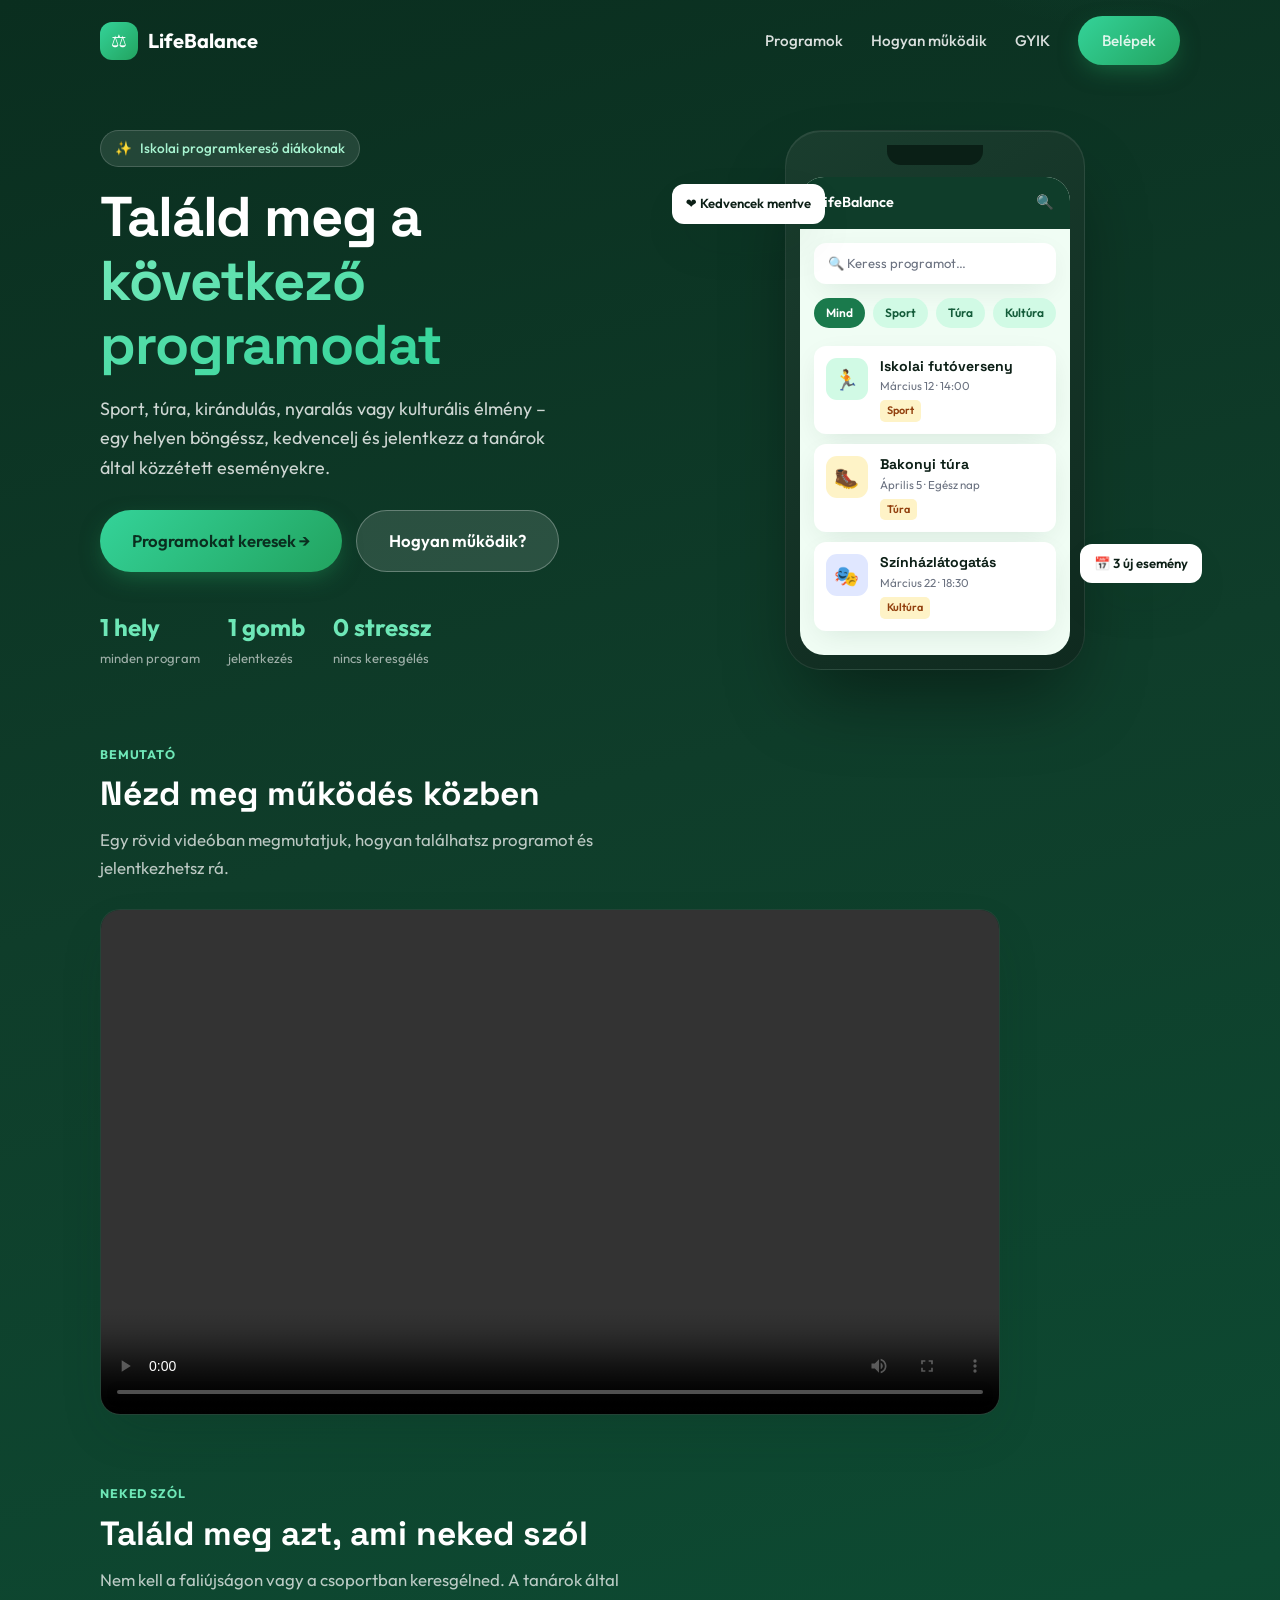
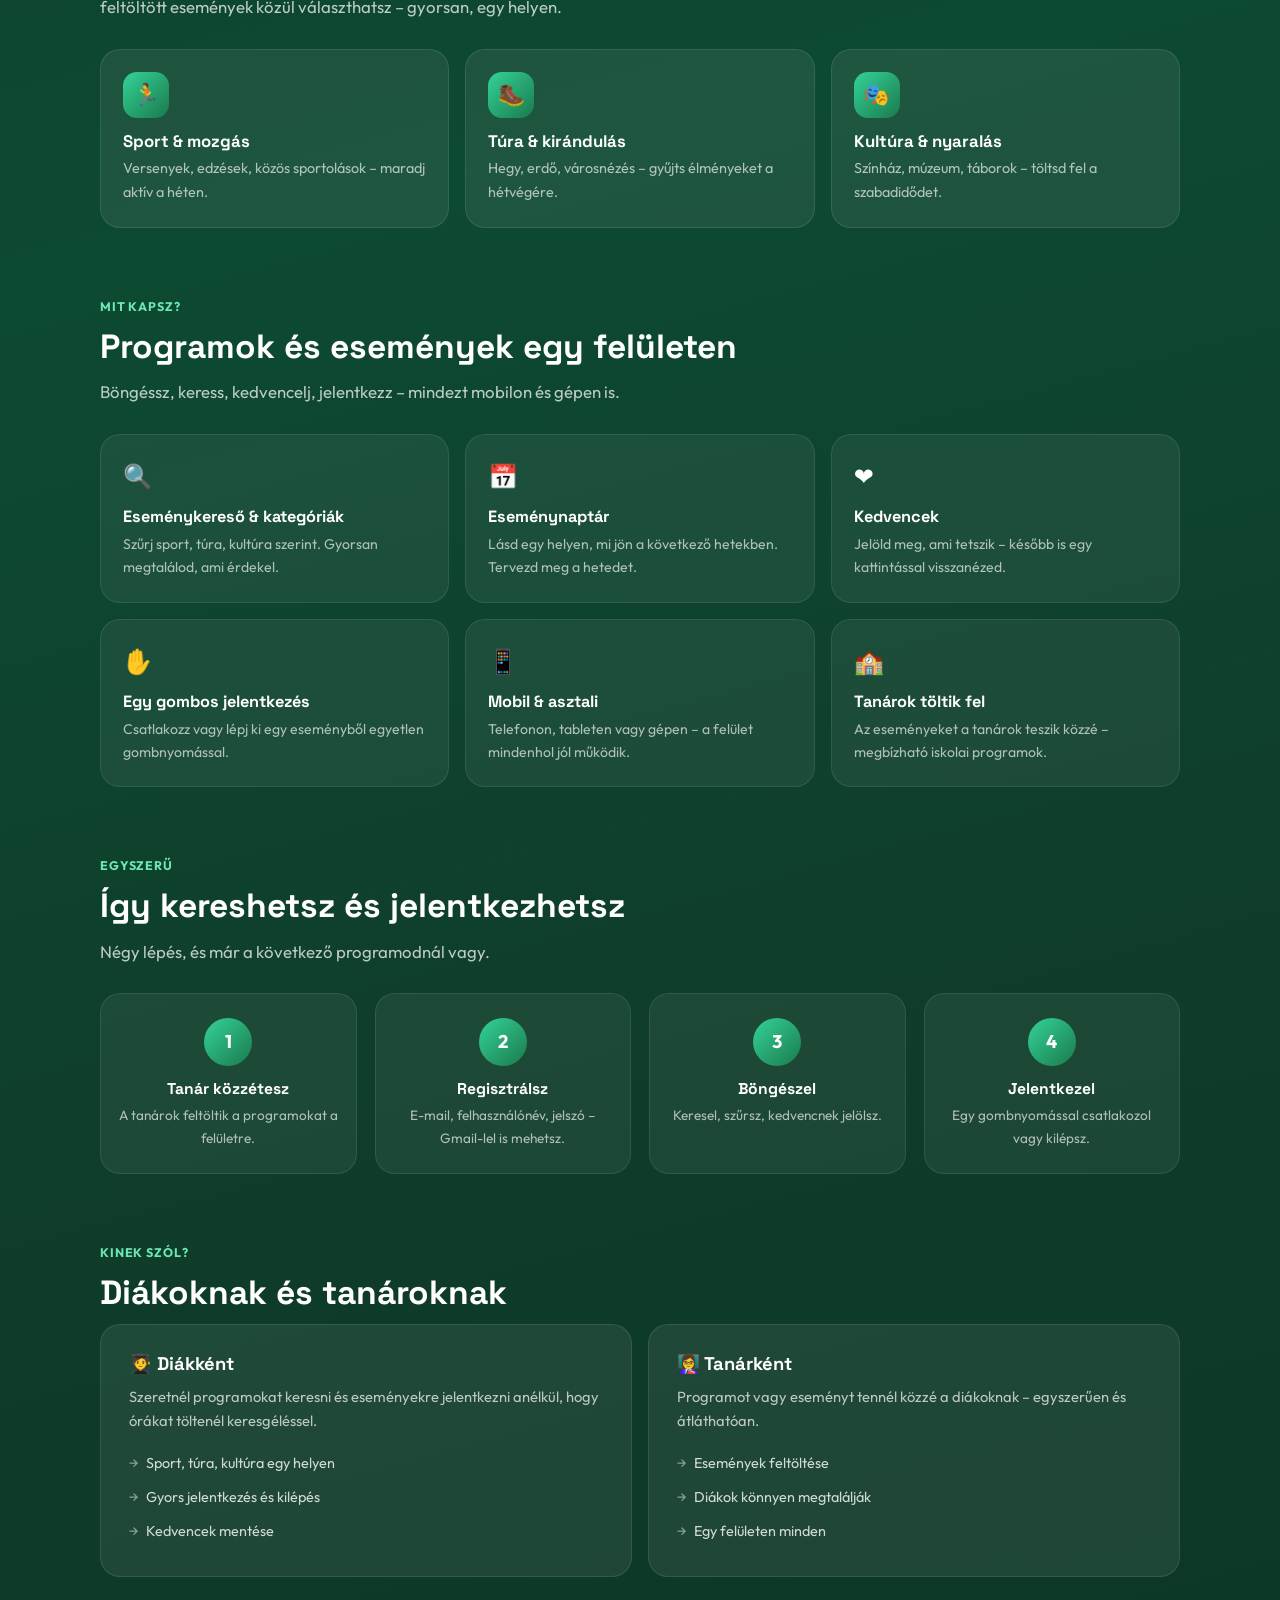
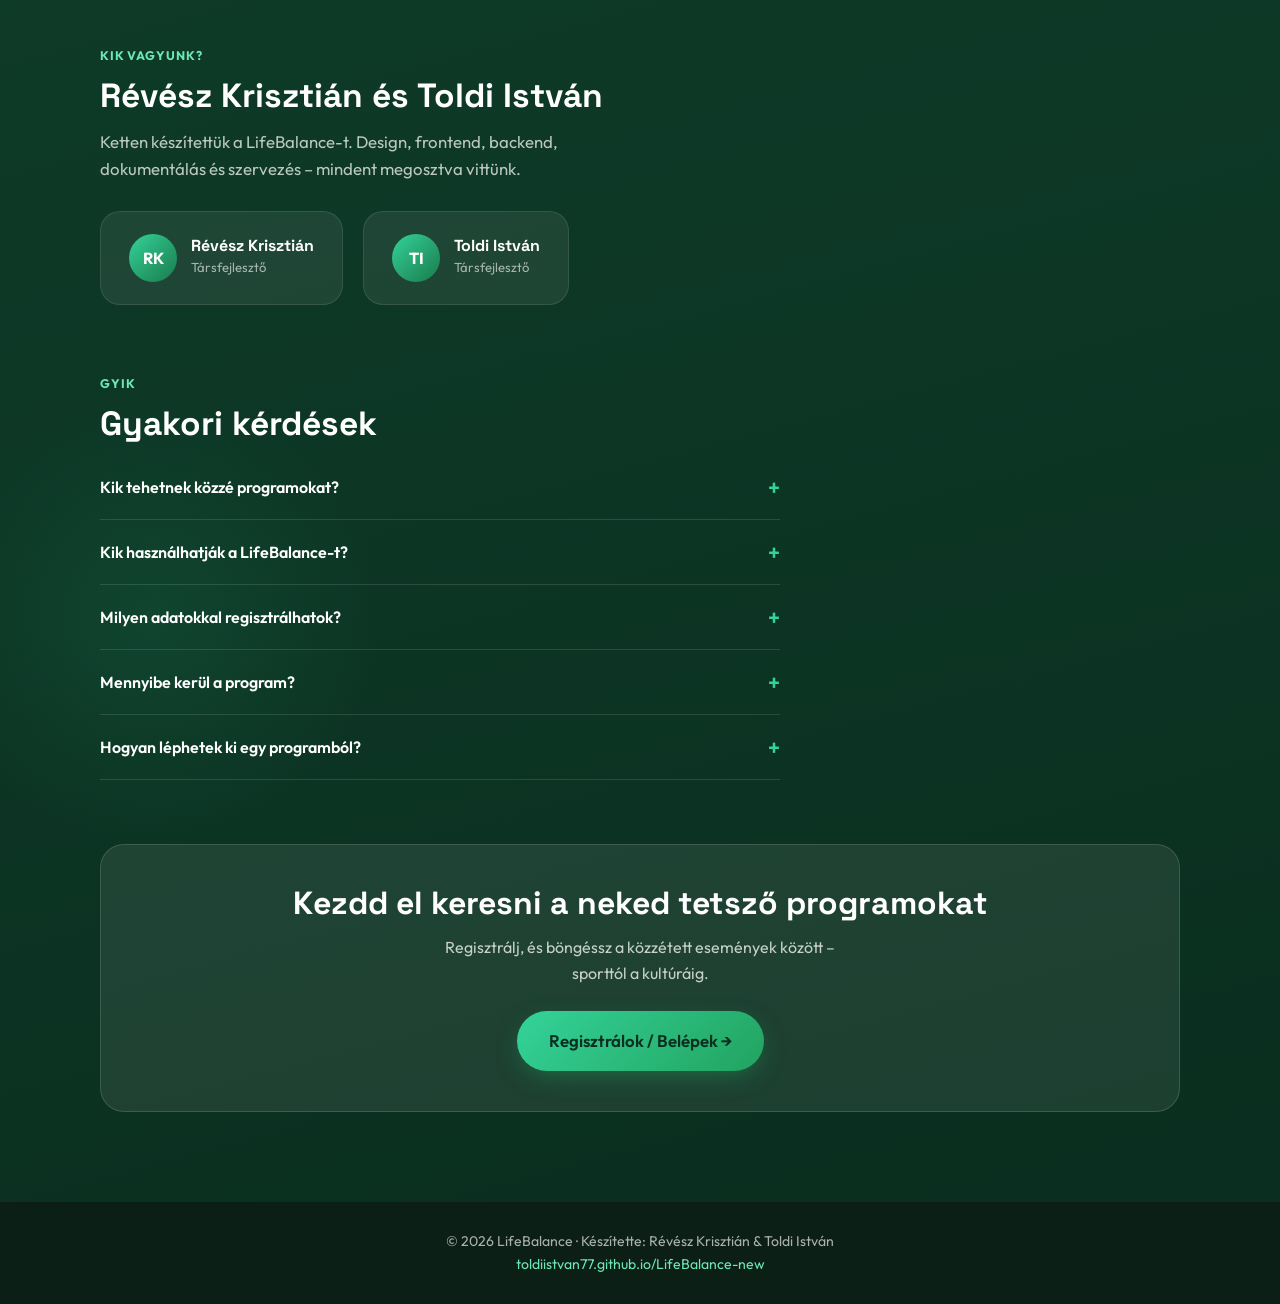
<file: index.html>
<!DOCTYPE html>
<html lang="hu">
<head>
  <meta charset="UTF-8" />
  <meta name="viewport" content="width=device-width, initial-scale=1.0" />
  <meta name="description" content="LifeBalance – Találd meg a legjobb sport-, túra-, kirándulás- és kulturális programokat. Egy helyen böngéssz, kedvencelj és jelentkezz." />
  <title>LifeBalance – Találd meg a következő programodat</title>
  <link rel="preconnect" href="https://fonts.googleapis.com">
  <link rel="preconnect" href="https://fonts.gstatic.com" crossorigin>
  <link href="https://fonts.googleapis.com/css2?family=Outfit:wght@400;500;600;700;800&family=Space+Grotesk:wght@500;600;700&display=swap" rel="stylesheet">
  <link rel="stylesheet" href="style.css">
</head>
<body>

  <nav class="nav" id="nav">
    <div class="container nav-inner">
      <a href="#" class="logo">
        <span class="logo-icon">⚖️</span>
        LifeBalance
      </a>
      <div class="nav-links">
        <a href="#programok">Programok</a>
        <a href="#hogyan">Hogyan működik</a>
        <a href="#gyik">GYIK</a>
        <a href="https://toldiistvan77.github.io/LifeBalance-new/" class="btn btn-primary" target="_blank" rel="noopener">Belépek</a>
      </div>
    </div>
  </nav>

  <!-- EGY FOLYTONOS FŐRÉSZ – nincs sáv / színváltás -->
  <main class="main">
    <div class="container main-inner">

      <div class="hero-top">
        <div>
          <div class="hero-badge">
            <span>✨</span> Iskolai programkereső diákoknak
          </div>
          <h1>Találd meg a <span>következő programodat</span></h1>
          <p class="hero-sub">
            Sport, túra, kirándulás, nyaralás vagy kulturális élmény – egy helyen böngéssz, kedvencelj és jelentkezz a tanárok által közzétett eseményekre.
          </p>
          <div class="hero-cta">
            <a href="https://toldiistvan77.github.io/LifeBalance-new/" class="btn btn-primary btn-lg" target="_blank" rel="noopener">
              Programokat keresek →
            </a>
            <a href="#hogyan" class="btn btn-secondary btn-lg">Hogyan működik?</a>
          </div>
          <div class="hero-stats">
            <div class="stat">
              <span class="stat-num">1 hely</span>
              <span class="stat-label">minden program</span>
            </div>
            <div class="stat">
              <span class="stat-num">1 gomb</span>
              <span class="stat-label">jelentkezés</span>
            </div>
            <div class="stat">
              <span class="stat-num">0 stressz</span>
              <span class="stat-label">nincs keresgélés</span>
            </div>
          </div>
        </div>

        <div class="phone-wrap">
          <div class="float-badge float-1">❤️ Kedvencek mentve</div>
          <div class="float-badge float-2">📅 3 új esemény</div>
          <div class="phone-mock">
            <div class="phone-notch"></div>
            <div class="phone-screen">
              <div class="app-header">
                <span>LifeBalance</span>
                <span style="opacity:0.7">🔍</span>
              </div>
              <div class="app-body">
                <div class="search-bar">🔍 Keress programot…</div>
                <div class="cat-pills">
                  <span class="pill active">Mind</span>
                  <span class="pill">Sport</span>
                  <span class="pill">Túra</span>
                  <span class="pill">Kultúra</span>
                </div>
                <div class="event-card">
                  <div class="event-icon" style="background:#d1fae5">🏃</div>
                  <div class="event-info">
                    <h4>Iskolai futóverseny</h4>
                    <p>Március 12 · 14:00</p>
                    <span class="event-tag">Sport</span>
                  </div>
                </div>
                <div class="event-card">
                  <div class="event-icon" style="background:#fef3c7">🥾</div>
                  <div class="event-info">
                    <h4>Bakonyi túra</h4>
                    <p>Április 5 · Egész nap</p>
                    <span class="event-tag">Túra</span>
                  </div>
                </div>
                <div class="event-card">
                  <div class="event-icon" style="background:#e0e7ff">🎭</div>
                  <div class="event-info">
                    <h4>Színházlátogatás</h4>
                    <p>Március 22 · 18:30</p>
                    <span class="event-tag">Kultúra</span>
                  </div>
                </div>
              </div>
            </div>
          </div>
        </div>
      </div>

      <div class="block" id="bemutato">
        <span class="block-label">Bemutató</span>
        <h2 class="block-title">Nézd meg működés közben</h2>
        <p class="block-desc">Egy rövid videóban megmutatjuk, hogyan találhatsz programot és jelentkezhetsz rá.</p>
        <div class="video-frame">
          <video controls playsinline preload="metadata" aria-label="LifeBalance bemutató videó">
            <source src="lifebalance-promo.mp4" type="video/mp4">
            A böngésződ nem támogatja a videólejátszást.
          </video>
        </div>
      </div>

      <div class="block" id="programok">
        <span class="block-label">Neked szól</span>
        <h2 class="block-title">Találd meg azt, ami neked szól</h2>
        <p class="block-desc">Nem kell a faliújságon vagy a csoportban keresgélned. A tanárok által feltöltött események közül választhatsz – gyorsan, egy helyen.</p>
        <div class="cat-grid">
          <div class="cat-card">
            <div class="cat-icon">🏃</div>
            <h3>Sport & mozgás</h3>
            <p>Versenyek, edzések, közös sportolások – maradj aktív a héten.</p>
          </div>
          <div class="cat-card">
            <div class="cat-icon">🥾</div>
            <h3>Túra & kirándulás</h3>
            <p>Hegy, erdő, városnézés – gyűjts élményeket a hétvégére.</p>
          </div>
          <div class="cat-card">
            <div class="cat-icon">🎭</div>
            <h3>Kultúra & nyaralás</h3>
            <p>Színház, múzeum, táborok – töltsd fel a szabadidődet.</p>
          </div>
        </div>
      </div>

      <div class="block">
        <span class="block-label">Mit kapsz?</span>
        <h2 class="block-title">Programok és események egy felületen</h2>
        <p class="block-desc">Böngéssz, keress, kedvencelj, jelentkezz – mindezt mobilon és gépen is.</p>
        <div class="feat-grid">
          <div class="feat-card">
            <div class="feat-icon">🔍</div>
            <h3>Eseménykereső & kategóriák</h3>
            <p>Szűrj sport, túra, kultúra szerint. Gyorsan megtalálod, ami érdekel.</p>
          </div>
          <div class="feat-card">
            <div class="feat-icon">📅</div>
            <h3>Eseménynaptár</h3>
            <p>Lásd egy helyen, mi jön a következő hetekben. Tervezd meg a hetedet.</p>
          </div>
          <div class="feat-card">
            <div class="feat-icon">❤️</div>
            <h3>Kedvencek</h3>
            <p>Jelöld meg, ami tetszik – később is egy kattintással visszanézed.</p>
          </div>
          <div class="feat-card">
            <div class="feat-icon">✋</div>
            <h3>Egy gombos jelentkezés</h3>
            <p>Csatlakozz vagy lépj ki egy eseményből egyetlen gombnyomással.</p>
          </div>
          <div class="feat-card">
            <div class="feat-icon">📱</div>
            <h3>Mobil & asztali</h3>
            <p>Telefonon, tableten vagy gépen – a felület mindenhol jól működik.</p>
          </div>
          <div class="feat-card">
            <div class="feat-icon">🏫</div>
            <h3>Tanárok töltik fel</h3>
            <p>Az eseményeket a tanárok teszik közzé – megbízható iskolai programok.</p>
          </div>
        </div>
      </div>

      <div class="block" id="hogyan">
        <span class="block-label">Egyszerű</span>
        <h2 class="block-title">Így kereshetsz és jelentkezhetsz</h2>
        <p class="block-desc">Négy lépés, és már a következő programodnál vagy.</p>
        <div class="steps">
          <div class="step">
            <div class="step-num">1</div>
            <h3>Tanár közzétesz</h3>
            <p>A tanárok feltöltik a programokat a felületre.</p>
          </div>
          <div class="step">
            <div class="step-num">2</div>
            <h3>Regisztrálsz</h3>
            <p>E-mail, felhasználónév, jelszó – Gmail-lel is mehetsz.</p>
          </div>
          <div class="step">
            <div class="step-num">3</div>
            <h3>Böngészel</h3>
            <p>Keresel, szűrsz, kedvencnek jelölsz.</p>
          </div>
          <div class="step">
            <div class="step-num">4</div>
            <h3>Jelentkezel</h3>
            <p>Egy gombnyomással csatlakozol vagy kilépsz.</p>
          </div>
        </div>
      </div>

      <div class="block">
        <span class="block-label">Kinek szól?</span>
        <h2 class="block-title">Diákoknak és tanároknak</h2>
        <div class="who-grid">
          <div class="who-card">
            <h3>🧑‍🎓 Diákként</h3>
            <p>Szeretnél programokat keresni és eseményekre jelentkezni anélkül, hogy órákat töltenél keresgéléssel.</p>
            <ul>
              <li>Sport, túra, kultúra egy helyen</li>
              <li>Gyors jelentkezés és kilépés</li>
              <li>Kedvencek mentése</li>
            </ul>
          </div>
          <div class="who-card">
            <h3>👩‍🏫 Tanárként</h3>
            <p>Programot vagy eseményt tennél közzé a diákoknak – egyszerűen és átláthatóan.</p>
            <ul>
              <li>Események feltöltése</li>
              <li>Diákok könnyen megtalálják</li>
              <li>Egy felületen minden</li>
            </ul>
          </div>
        </div>
      </div>

      <div class="block">
        <span class="block-label">Kik vagyunk?</span>
        <h2 class="block-title">Révész Krisztián és Toldi István</h2>
        <p class="block-desc">Ketten készítettük a LifeBalance-t. Design, frontend, backend, dokumentálás és szervezés – mindent megosztva vittünk.</p>
        <div class="team-row">
          <div class="team-card">
            <div class="team-avatar">RK</div>
            <div>
              <h3>Révész Krisztián</h3>
              <p>Társfejlesztő</p>
            </div>
          </div>
          <div class="team-card">
            <div class="team-avatar">TI</div>
            <div>
              <h3>Toldi István</h3>
              <p>Társfejlesztő</p>
            </div>
          </div>
        </div>
      </div>

      <div class="block" id="gyik">
        <span class="block-label">GYIK</span>
        <h2 class="block-title">Gyakori kérdések</h2>
        <div class="faq-list">
          <div class="faq-item">
            <button class="faq-q">Kik tehetnek közzé programokat? <span>+</span></button>
            <div class="faq-a"><p>A tanárok teszik közzé a diákoknak szóló programokat és eseményeket.</p></div>
          </div>
          <div class="faq-item">
            <button class="faq-q">Kik használhatják a LifeBalance-t? <span>+</span></button>
            <div class="faq-a"><p>Jelenleg egy középiskola számára készült. A szélesebb, nyilvános használat lehetősége felmerült.</p></div>
          </div>
          <div class="faq-item">
            <button class="faq-q">Milyen adatokkal regisztrálhatok? <span>+</span></button>
            <div class="faq-a"><p>E-mail-címmel, felhasználónévvel és jelszóval. Gmail-címet is használhatsz.</p></div>
          </div>
          <div class="faq-item">
            <button class="faq-q">Mennyibe kerül a program? <span>+</span></button>
            <div class="faq-a"><p>A diák az adott program jegyárát fizeti (ha van). A használati díjról és a jegyvásárlás részleteiről a platformon kapsz pontos információt.</p></div>
          </div>
          <div class="faq-item">
            <button class="faq-q">Hogyan léphetek ki egy programból? <span>+</span></button>
            <div class="faq-a"><p>Egy gombnyomással csatlakozhatsz és ki is léphetsz. A visszatérítés feltételeiről a program leírásában vagy a tanároknál tájékozódhatsz.</p></div>
          </div>
        </div>
      </div>

      <div class="cta-box">
        <h2>Kezdd el keresni a neked tetsző programokat</h2>
        <p>Regisztrálj, és böngéssz a közzétett események között – sporttól a kultúráig.</p>
        <a href="https://toldiistvan77.github.io/LifeBalance-new/" class="btn btn-primary btn-lg" target="_blank" rel="noopener">
          Regisztrálok / Belépek →
        </a>
      </div>

    </div>
  </main>

  <footer>
    <div class="container">
      <p>
        © 2026 LifeBalance · Készítette: Révész Krisztián & Toldi István<br>
        <a href="https://toldiistvan77.github.io/LifeBalance-new/" target="_blank" rel="noopener">toldiistvan77.github.io/LifeBalance-new</a>
      </p>
    </div>
  </footer>

  <script src="oldal.js"></script>
</body>
</html>
</file>
<file: style.css>
:root {
  --green-900: #0a2e1f;
  --green-800: #0f3d2a;
  --green-700: #145c3a;
  --green-600: #1a7a4c;
  --green-500: #22a35f;
  --green-400: #34d399;
  --green-300: #6ee7b7;
  --green-200: #a7f3d0;
  --green-100: #d1fae5;
  --cream: #f0fdf4;
  --dark: #0c1f16;
  --white: #ffffff;
  --gray-500: #6b7280;
  --accent-soft: #fef3c7;
  --radius: 20px;
  --shadow: 0 20px 50px -15px rgba(10, 46, 31, 0.25);
  --shadow-soft: 0 8px 30px -8px rgba(10, 46, 31, 0.12);
}

* { margin: 0; padding: 0; box-sizing: border-box; }

html { scroll-behavior: smooth; }

body {
  font-family: 'Outfit', system-ui, sans-serif;
  background: var(--dark);
  color: var(--dark);
  line-height: 1.65;
  overflow-x: hidden;
}

h1, h2, h3, h4 {
  font-family: 'Space Grotesk', 'Outfit', sans-serif;
  font-weight: 700;
  line-height: 1.15;
}

a { text-decoration: none; color: inherit; }

.container {
  width: min(1080px, 92%);
  margin: 0 auto;
}

/* NAV */
.nav {
  position: fixed;
  top: 0; left: 0; right: 0;
  z-index: 100;
  padding: 16px 0;
  transition: background 0.3s, backdrop-filter 0.3s, padding 0.3s;
}

.nav.scrolled {
  background: rgba(10, 46, 31, 0.94);
  backdrop-filter: blur(14px);
  padding: 12px 0;
}

.nav-inner {
  display: flex;
  align-items: center;
  justify-content: space-between;
}

.logo {
  display: flex;
  align-items: center;
  gap: 10px;
  font-weight: 700;
  font-size: 1.25rem;
  color: white;
}

.logo-icon {
  width: 38px; height: 38px;
  background: linear-gradient(135deg, var(--green-400), var(--green-500));
  border-radius: 12px;
  display: grid;
  place-items: center;
  font-size: 1.1rem;
}

.nav-links {
  display: flex;
  align-items: center;
  gap: 28px;
}

.nav-links a {
  color: rgba(255,255,255,0.85);
  font-weight: 500;
  font-size: 0.95rem;
  transition: color 0.2s;
}

.nav-links a:hover { color: white; }

.btn {
  display: inline-flex;
  align-items: center;
  justify-content: center;
  gap: 8px;
  padding: 12px 24px;
  border-radius: 999px;
  font-weight: 600;
  font-size: 0.95rem;
  border: none;
  cursor: pointer;
  transition: transform 0.2s, box-shadow 0.2s, background 0.2s;
}

.btn:hover { transform: translateY(-2px); }

.btn-primary {
  background: linear-gradient(135deg, var(--green-400), var(--green-500));
  color: var(--green-900);
  box-shadow: 0 8px 24px -6px rgba(34, 163, 95, 0.5);
}

.btn-primary:hover {
  box-shadow: 0 12px 28px -6px rgba(34, 163, 95, 0.6);
}

.btn-secondary {
  background: rgba(255,255,255,0.12);
  color: white;
  border: 1.5px solid rgba(255,255,255,0.28);
}

.btn-secondary:hover { background: rgba(255,255,255,0.2); }

.btn-lg {
  padding: 16px 32px;
  font-size: 1.05rem;
}

/* ========== EGY FOLYTONOS FŐRÉSZ – nincs sáv ========== */
.main {
  background: linear-gradient(165deg,
    var(--green-900) 0%,
    var(--green-800) 20%,
    #0d4a32 40%,
    #0f3d2a 60%,
    var(--green-900) 100%);
  color: white;
  padding: 130px 0 90px;
  position: relative;
  overflow: hidden;
  min-height: 100vh;
}

.main::before {
  content: '';
  position: absolute;
  top: -12%;
  right: -8%;
  width: 560px;
  height: 560px;
  background: radial-gradient(circle, rgba(52, 211, 153, 0.15) 0%, transparent 70%);
  pointer-events: none;
}

.main::after {
  content: '';
  position: absolute;
  bottom: 8%;
  left: -6%;
  width: 460px;
  height: 460px;
  background: radial-gradient(circle, rgba(52, 211, 153, 0.1) 0%, transparent 70%);
  pointer-events: none;
}

.main-inner {
  position: relative;
  z-index: 1;
}

/* Hero */
.hero-top {
  display: grid;
  grid-template-columns: 1.05fr 0.95fr;
  gap: 48px;
  align-items: center;
  margin-bottom: 70px;
}

.hero-badge {
  display: inline-flex;
  align-items: center;
  gap: 8px;
  background: rgba(255,255,255,0.1);
  border: 1px solid rgba(255,255,255,0.16);
  padding: 6px 14px;
  border-radius: 999px;
  font-size: 0.85rem;
  font-weight: 500;
  color: var(--green-200);
  margin-bottom: 18px;
}

.hero-top h1 {
  font-size: clamp(2.3rem, 4.8vw, 3.5rem);
  margin-bottom: 16px;
  letter-spacing: -0.02em;
}

.hero-top h1 span {
  background: linear-gradient(135deg, var(--green-300), var(--green-400));
  -webkit-background-clip: text;
  -webkit-text-fill-color: transparent;
  background-clip: text;
}

.hero-sub {
  font-size: 1.12rem;
  color: rgba(255,255,255,0.8);
  max-width: 460px;
  margin-bottom: 28px;
}

.hero-cta {
  display: flex;
  flex-wrap: wrap;
  gap: 14px;
  margin-bottom: 36px;
}

.hero-stats {
  display: flex;
  gap: 28px;
  flex-wrap: wrap;
}

.stat { display: flex; flex-direction: column; }

.stat-num {
  font-size: 1.5rem;
  font-weight: 700;
  color: var(--green-300);
}

.stat-label {
  font-size: 0.82rem;
  color: rgba(255,255,255,0.6);
}

/* Telefon */
.phone-wrap { position: relative; }

.phone-mock {
  background: linear-gradient(145deg, #1a3d2e, #0f2a1f);
  border-radius: 36px;
  padding: 14px;
  box-shadow: 0 40px 80px -20px rgba(0,0,0,0.45), inset 0 1px 0 rgba(255,255,255,0.08);
  border: 1px solid rgba(255,255,255,0.08);
  max-width: 300px;
  margin: 0 auto;
}

.phone-notch {
  width: 96px;
  height: 20px;
  background: #0a1f16;
  border-radius: 0 0 14px 14px;
  margin: 0 auto 12px;
}

.phone-screen {
  background: var(--cream);
  border-radius: 24px;
  overflow: hidden;
  min-height: 400px;
}

.app-header {
  background: var(--green-800);
  color: white;
  padding: 14px 16px;
  display: flex;
  align-items: center;
  justify-content: space-between;
  font-weight: 600;
  font-size: 0.9rem;
}

.app-body { padding: 14px; }

.search-bar {
  background: white;
  border-radius: 12px;
  padding: 10px 14px;
  display: flex;
  align-items: center;
  gap: 8px;
  box-shadow: var(--shadow-soft);
  margin-bottom: 14px;
  font-size: 0.82rem;
  color: var(--gray-500);
}

.cat-pills {
  display: flex;
  gap: 8px;
  overflow-x: auto;
  padding-bottom: 6px;
  margin-bottom: 12px;
}

.pill {
  flex-shrink: 0;
  padding: 5px 12px;
  border-radius: 999px;
  font-size: 0.75rem;
  font-weight: 600;
  background: var(--green-100);
  color: var(--green-700);
}

.pill.active {
  background: var(--green-600);
  color: white;
}

.event-card {
  background: white;
  border-radius: 12px;
  padding: 12px;
  margin-bottom: 10px;
  box-shadow: var(--shadow-soft);
  display: flex;
  gap: 12px;
  align-items: flex-start;
}

.event-icon {
  width: 42px;
  height: 42px;
  border-radius: 11px;
  display: grid;
  place-items: center;
  font-size: 1.25rem;
  flex-shrink: 0;
}

.event-info h4 {
  font-size: 0.88rem;
  margin-bottom: 2px;
  color: var(--dark);
}

.event-info p {
  font-size: 0.72rem;
  color: var(--gray-500);
}

.event-tag {
  display: inline-block;
  margin-top: 5px;
  font-size: 0.68rem;
  font-weight: 600;
  padding: 2px 7px;
  border-radius: 5px;
  background: var(--accent-soft);
  color: #92400e;
}

.float-badge {
  position: absolute;
  background: white;
  color: var(--dark);
  padding: 9px 14px;
  border-radius: 12px;
  box-shadow: var(--shadow);
  font-size: 0.82rem;
  font-weight: 600;
  display: flex;
  align-items: center;
  gap: 7px;
  animation: float 4s ease-in-out infinite;
}

.float-1 { top: 10%; left: -18px; }
.float-2 { bottom: 16%; right: -22px; animation-delay: 1.4s; }

@keyframes float {
  0%, 100% { transform: translateY(0); }
  50% { transform: translateY(-9px); }
}

/* Folytonos blokkok – nincs színváltás, csak térköz */
.block {
  margin-bottom: 64px;
}

.block:last-of-type { margin-bottom: 0; }

.block-label {
  display: inline-block;
  font-size: 0.78rem;
  font-weight: 700;
  letter-spacing: 0.07em;
  text-transform: uppercase;
  color: var(--green-300);
  margin-bottom: 10px;
}

.block-title {
  font-size: clamp(1.55rem, 3vw, 2.1rem);
  margin-bottom: 12px;
  color: white;
}

.block-desc {
  font-size: 1.05rem;
  color: rgba(255,255,255,0.72);
  max-width: 520px;
  margin-bottom: 28px;
}

.cat-grid {
  display: grid;
  grid-template-columns: repeat(3, 1fr);
  gap: 16px;
}

.cat-card {
  background: rgba(255,255,255,0.07);
  border: 1px solid rgba(255,255,255,0.1);
  border-radius: var(--radius);
  padding: 22px;
  transition: background 0.2s, transform 0.2s;
}

.cat-card:hover {
  background: rgba(255,255,255,0.12);
  transform: translateY(-3px);
}

.cat-icon {
  width: 46px;
  height: 46px;
  border-radius: 14px;
  background: linear-gradient(135deg, var(--green-400), var(--green-600));
  display: grid;
  place-items: center;
  font-size: 1.35rem;
  margin-bottom: 14px;
}

.cat-card h3 { font-size: 1.05rem; margin-bottom: 6px; }
.cat-card p { font-size: 0.9rem; color: rgba(255,255,255,0.65); }

.feat-grid {
  display: grid;
  grid-template-columns: repeat(3, 1fr);
  gap: 16px;
}

.feat-card {
  background: rgba(255,255,255,0.06);
  border: 1px solid rgba(255,255,255,0.09);
  border-radius: var(--radius);
  padding: 22px;
  transition: background 0.2s, transform 0.2s;
}

.feat-card:hover {
  background: rgba(255,255,255,0.11);
  transform: translateY(-3px);
}

.feat-icon { font-size: 1.5rem; margin-bottom: 12px; }
.feat-card h3 { font-size: 1.02rem; margin-bottom: 6px; }
.feat-card p { font-size: 0.88rem; color: rgba(255,255,255,0.65); }

.steps {
  display: grid;
  grid-template-columns: repeat(4, 1fr);
  gap: 18px;
}

.step {
  text-align: center;
  background: rgba(255,255,255,0.06);
  border: 1px solid rgba(255,255,255,0.09);
  border-radius: var(--radius);
  padding: 24px 16px;
}

.step-num {
  width: 48px;
  height: 48px;
  border-radius: 50%;
  background: linear-gradient(135deg, var(--green-400), var(--green-600));
  color: white;
  font-size: 1.15rem;
  font-weight: 700;
  display: grid;
  place-items: center;
  margin: 0 auto 14px;
}

.step h3 { font-size: 0.98rem; margin-bottom: 6px; }
.step p { font-size: 0.85rem; color: rgba(255,255,255,0.65); }

.who-grid {
  display: grid;
  grid-template-columns: 1fr 1fr;
  gap: 16px;
}

.who-card {
  background: rgba(255,255,255,0.07);
  border: 1px solid rgba(255,255,255,0.1);
  border-radius: var(--radius);
  padding: 28px;
}

.who-card h3 { font-size: 1.15rem; margin-bottom: 10px; }
.who-card p {
  font-size: 0.92rem;
  color: rgba(255,255,255,0.7);
  margin-bottom: 14px;
}

.who-card ul { list-style: none; }

.who-card li {
  padding: 5px 0;
  font-size: 0.9rem;
  color: rgba(255,255,255,0.8);
  display: flex;
  align-items: center;
  gap: 8px;
}

.who-card li::before { content: '→'; opacity: 0.6; }

.faq-list { max-width: 680px; }

.faq-item {
  border-bottom: 1px solid rgba(255,255,255,0.12);
}

.faq-q {
  width: 100%;
  background: none;
  border: none;
  text-align: left;
  padding: 18px 0;
  font-family: inherit;
  font-size: 1rem;
  font-weight: 600;
  color: white;
  cursor: pointer;
  display: flex;
  justify-content: space-between;
  align-items: center;
  gap: 16px;
}

.faq-q span {
  font-size: 1.35rem;
  color: var(--green-400);
  transition: transform 0.25s;
  flex-shrink: 0;
}

.faq-item.open .faq-q span { transform: rotate(45deg); }

.faq-a {
  max-height: 0;
  overflow: hidden;
  transition: max-height 0.3s ease, padding 0.3s;
}

.faq-item.open .faq-a {
  max-height: 180px;
  padding-bottom: 18px;
}

.faq-a p {
  color: rgba(255,255,255,0.7);
  font-size: 0.92rem;
}

.cta-box {
  background: rgba(255,255,255,0.08);
  border: 1px solid rgba(255,255,255,0.14);
  border-radius: 24px;
  padding: 40px 36px;
  text-align: center;
  margin-top: 8px;
}

.cta-box h2 {
  font-size: clamp(1.5rem, 3vw, 2rem);
  margin-bottom: 12px;
}

.cta-box p {
  color: rgba(255,255,255,0.75);
  margin-bottom: 24px;
  max-width: 420px;
  margin-left: auto;
  margin-right: auto;
}

.team-row {
  display: flex;
  gap: 20px;
  flex-wrap: wrap;
}

.team-card {
  background: rgba(255,255,255,0.07);
  border: 1px solid rgba(255,255,255,0.1);
  border-radius: var(--radius);
  padding: 22px 28px;
  display: flex;
  align-items: center;
  gap: 14px;
}

.team-avatar {
  width: 48px;
  height: 48px;
  border-radius: 50%;
  background: linear-gradient(135deg, var(--green-400), var(--green-600));
  display: grid;
  place-items: center;
  font-size: 1rem;
  font-weight: 700;
  color: white;
  flex-shrink: 0;
}

.team-card h3 { font-size: 1rem; margin-bottom: 2px; }
.team-card p { font-size: 0.82rem; color: rgba(255,255,255,0.6); }

footer {
  background: var(--dark);
  color: rgba(255,255,255,0.65);
  padding: 28px 0;
  text-align: center;
  font-size: 0.88rem;
}

footer a { color: var(--green-300); }
footer a:hover { text-decoration: underline; }

@media (max-width: 900px) {
  .hero-top {
    grid-template-columns: 1fr;
    text-align: center;
    margin-bottom: 56px;
  }
  .hero-sub { margin-left: auto; margin-right: auto; }
  .hero-cta { justify-content: center; }
  .hero-stats { justify-content: center; }
  .phone-wrap { order: -1; }
  .phone-mock { max-width: 270px; }
  .float-badge { display: none; }
  .cat-grid, .feat-grid { grid-template-columns: 1fr; }
  .steps { grid-template-columns: 1fr 1fr; }
  .who-grid { grid-template-columns: 1fr; }
  .nav-links a:not(.btn) { display: none; }
  .block { margin-bottom: 52px; }
}

@media (max-width: 560px) {
  .steps { grid-template-columns: 1fr; }
  .main { padding: 110px 0 70px; }
  .cta-box { padding: 28px 20px; }
}


/* Bemutató videó */
.video-frame {
  max-width: 900px;
  border-radius: var(--radius);
  overflow: hidden;
  background: var(--green-900);
  box-shadow: var(--shadow);
  border: 1px solid rgba(255,255,255,0.1);
  aspect-ratio: 16 / 9;
}

.video-frame video {
  display: block;
  width: 100%;
  height: 100%;
  object-fit: cover;
}
</file>
